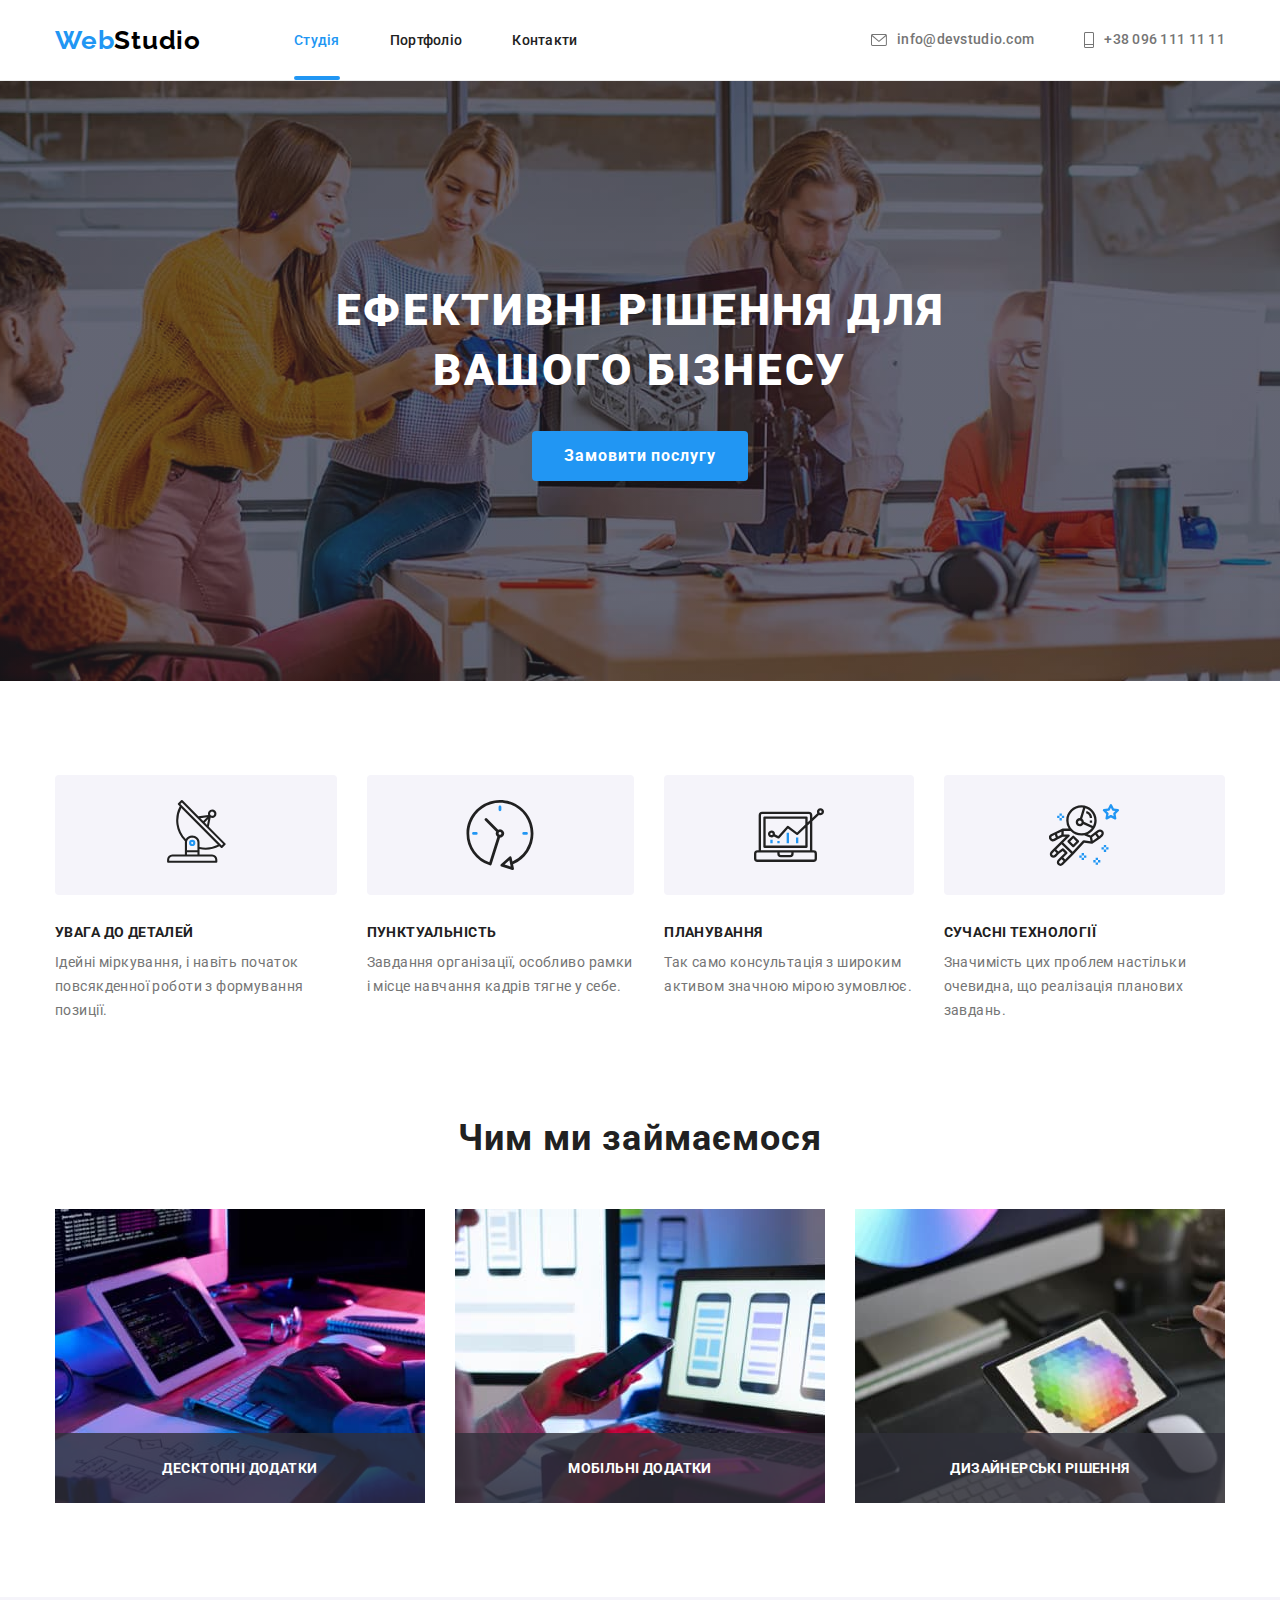
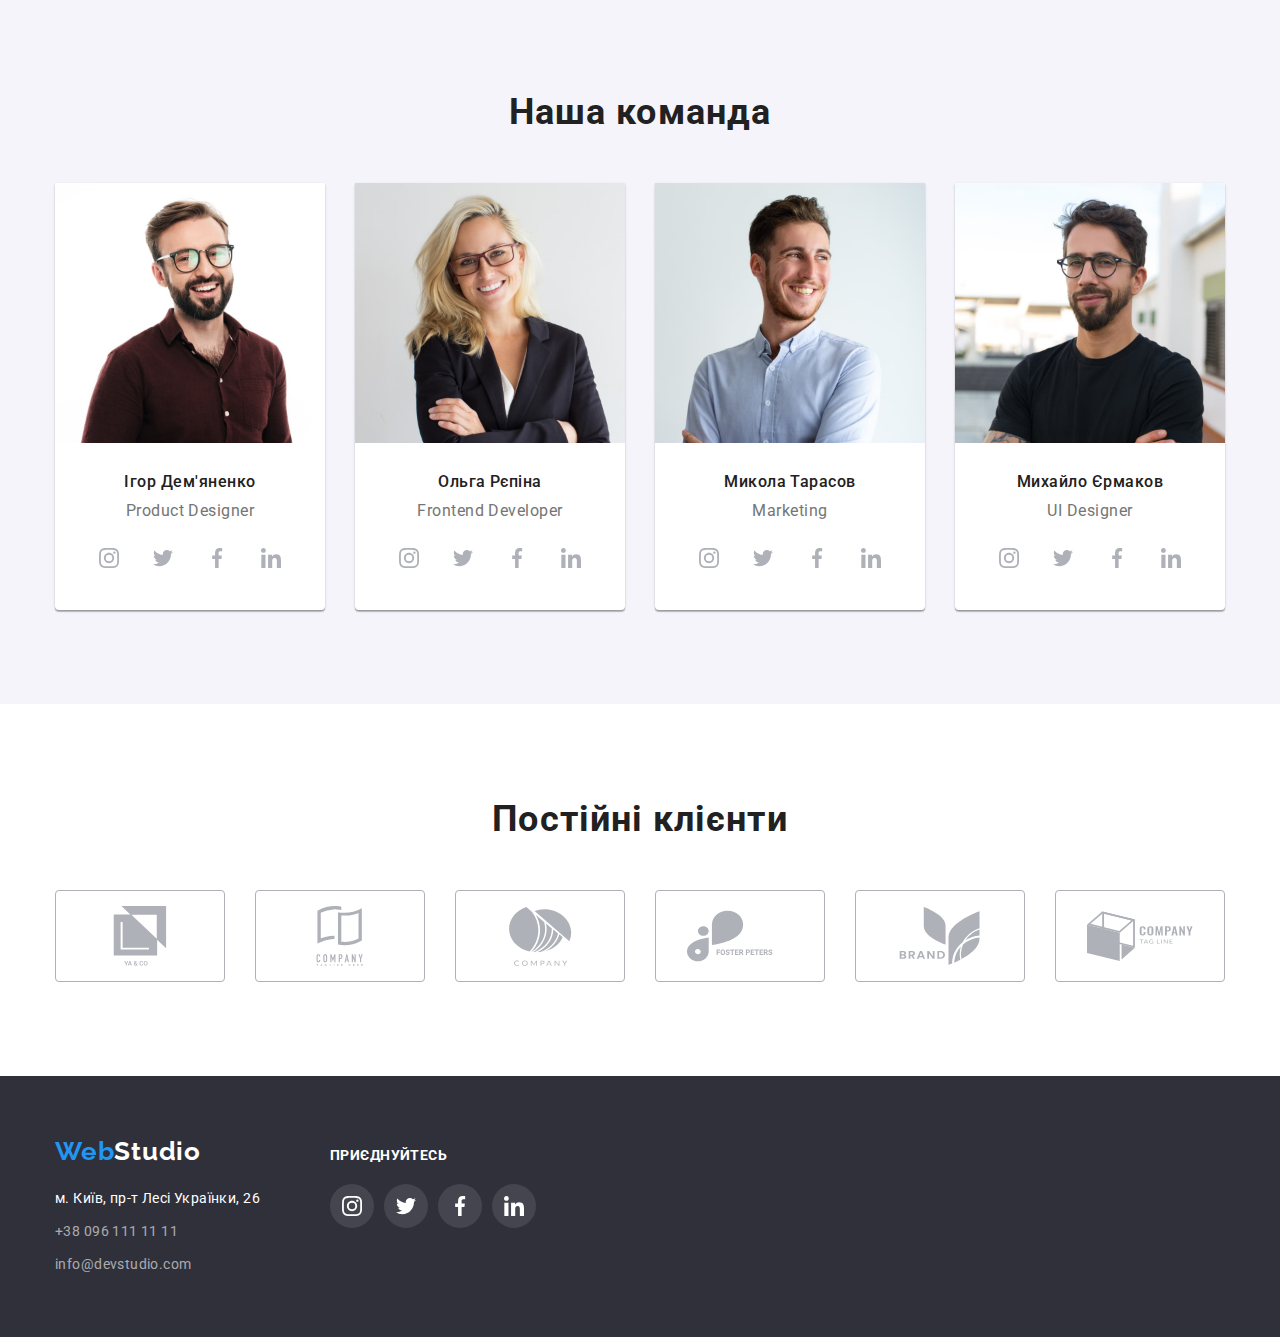
<file: index.html>
<!DOCTYPE html>
<html lang="uk">
  <head>
    <meta charset="UTF-8" />
    <meta http-equiv="X-UA-Compatible" content="IE=edge" />
    <meta name="viewport" content="width=device-width, initial-scale=1.0" />
    <link
      rel="stylesheet"
      href="https://cdnjs.cloudflare.com/ajax/libs/modern-normalize/1.1.0/modern-normalize.min.css"
    />
    <link rel="stylesheet" href="./css/styles.css" />
    <link
      href="https://fonts.googleapis.com/css2?family=Raleway:wght@700&family=Roboto:wght@400;500;700;900&display=swap"
      rel="stylesheet"
    />
    <title>Студія</title>
  </head>

  <body>
    <header class="heading">
      <div class="conteiner">
        <nav class="pagination">
          <a class="logo" href="./index.html"> <span class="logo-web">Web</span>Studio </a>
          <ul class="list sait-nav">
            <li class="item"><a class="link current" href="./index.html">Студія</a></li>
            <li class="item"><a class="link" href="./portfolio.html">Портфоліо</a></li>
            <li class="item"><a class="link" href="#">Контакти</a></li>
          </ul>
        </nav>
        <ul class="list adress">
          <li class="item adress-item">
            <a class="link contact" href="mailto:info@devstudio.com">
              <svg width="16" height="12">
                <use href="./images/icons.svg#envelope"></use>
              </svg>
              info@devstudio.com</a
            >
          </li>
          <li class="item adress-item">
            <a class="link contact" href="tel:+380961111111">
              <svg class="link-logo" width="10" height="16">
                <use href="./images/icons.svg#smartphone"></use>
              </svg>
              +38 096 111 11 11</a
            >
          </li>
        </ul>
      </div>
    </header>

    <main>
      <section class="hero section">
        <div class="conteiner">
          <h1 class="hero-title">
            Ефективні рішення для <br />
            вашого бізнесу
          </h1>
          <button class="btn" type="button" data-modal-open>Замовити послугу</button>
        </div>
      </section>
      <section class="benefits section">
        <div class="conteiner">
          <h2 class="visually-hidden">Наші переваги</h2>
          <ul class="list">
            <li class="list-item">
              <div class="benefits-icon">
                <svg width="70" height="70">
                  <use href="./images/icons.svg#antenna"></use>
                </svg>
              </div>
              <h3 class="benefits-title">Увага до деталей</h3>
              <p class="benefits-text">
                Ідейні міркування, і навіть початок повсякденної роботи з формування позиції.
              </p>
            </li>
            <li class="list-item">
              <div class="benefits-icon">
                <svg width="70" height="70">
                  <use href="./images/icons.svg#clock"></use>
                </svg>
              </div>

              <h3 class="benefits-title">Пунктуальність</h3>
              <p class="benefits-text">
                Завдання організації, особливо рамки і місце навчання кадрів тягне у себе.
              </p>
            </li>
            <li class="list-item">
              <div class="benefits-icon">
                <svg width="70" height="70">
                  <use href="./images/icons.svg#diagram"></use>
                </svg>
              </div>

              <h3 class="benefits-title">Планування</h3>
              <p class="benefits-text">
                Так само консультація з широким активом значною мірою зумовлює.
              </p>
            </li>
            <li class="list-item">
              <div class="benefits-icon">
                <svg width="70" height="70">
                  <use href="./images/icons.svg#astronaut"></use>
                </svg>
              </div>

              <h3 class="benefits-title">Сучасні технології</h3>
              <p class="benefits-text">
                Значимість цих проблем настільки очевидна, що реалізація планових завдань.
              </p>
            </li>
          </ul>
        </div>
      </section>

      <section class="work section">
        <div class="conteiner">
          <h2 class="title">Чим ми займаємося</h2>
          <ul class="list">
            <li class="worklist-item">
              <img class="img" src="images/img.jpg" alt="Робоче місце" width="370" />
              <div class="work-thumb">
                <p>Десктопні додатки</p>
              </div>
            </li>
            <li class="worklist-item">
              <img class="img" src="images/img-2.jpg" alt="Ноутбук" width="370" />
              <div class="work-thumb">
                <p>Мобільні додатки</p>
              </div>
            </li>
            <li class="worklist-item">
              <img class="img" src="images/img-3.jpg" alt="Планшет" width="370" />
              <div class="work-thumb">
                <p>Дизайнерські рішення</p>
              </div>
            </li>
          </ul>
        </div>
      </section>

      <section class="team section">
        <div class="conteiner">
          <h2 class="title">Наша команда</h2>
          <ul class="list">
            <li class="teamlist-item">
              <img class="img" src="images/igor.jpg" alt="Хлопець в окулярах" width="270" />
              <div class="teamlist-conteiner">
                <h3 class="team-member">Ігор Дем'яненко</h3>
                <p class="team-text" lang="en">Product Designer</p>
                <ul class="list social-list">
                  <li class="social-list-item">
                    <a class="link social-link" href="https://www.instagram.com/">
                      <svg width="20" height="20">
                        <use href="./images/icons.svg#instagram"></use>
                      </svg>
                    </a>
                  </li>
                  <li class="social-list-item">
                    <a class="link social-link" href="https://twitter.com/">
                      <svg width="20" height="20">
                        <use href="./images/icons.svg#twitter"></use>
                      </svg>
                    </a>
                  </li>
                  <li class="social-list-item">
                    <a class="link social-link" href="https://www.facebook.com/">
                      <svg width="20" height="20">
                        <use href="./images/icons.svg#facebook"></use>
                      </svg>
                    </a>
                  </li>
                  <li class="social-list-item">
                    <a class="link social-link" href="https://ua.linkedin.com/">
                      <svg width="20" height="20">
                        <use href="./images/icons.svg#linkedin"></use>
                      </svg>
                    </a>
                  </li>
                </ul>
              </div>
            </li>
            <li class="teamlist-item">
              <img class="img" src="images/olga.jpg" alt="Дівчина в окулярах" width="270" />
              <div class="teamlist-conteiner">
                <h3 class="team-member">Ольга Рєпіна</h3>
                <p class="team-text" lang="en">Frontend Developer</p>
                <ul class="list social-list">
                  <li class="social-list-item">
                    <a class="social-link" href="https://www.instagram.com/">
                      <svg width="20" height="20">
                        <use href="./images/icons.svg#instagram"></use>
                      </svg>
                    </a>
                  </li>
                  <li class="social-list-item">
                    <a class="social-link" href="https://twitter.com/">
                      <svg width="20" height="20">
                        <use href="./images/icons.svg#twitter"></use>
                      </svg>
                    </a>
                  </li>
                  <li class="social-list-item">
                    <a class="social-link" href="https://www.facebook.com/">
                      <svg width="20" height="20">
                        <use href="./images/icons.svg#facebook"></use>
                      </svg>
                    </a>
                  </li>
                  <li class="social-list-item">
                    <a class="social-link" href="https://ua.linkedin.com/">
                      <svg width="20" height="20">
                        <use href="./images/icons.svg#linkedin"></use>
                      </svg>
                    </a>
                  </li>
                </ul>
              </div>
            </li>
            <li class="teamlist-item">
              <img class="img" src="images/mikola.jpg" alt="Посміхающийся хлопець" width="270" />
              <div class="teamlist-conteiner">
                <h3 class="team-member">Микола Тарасов</h3>
                <p class="team-text" lang="en">Marketing</p>
                <ul class="list social-list">
                  <li class="social-list-item">
                    <a class="social-link" href="https://www.instagram.com/">
                      <svg width="20" height="20">
                        <use href="./images/icons.svg#instagram"></use>
                      </svg>
                    </a>
                  </li>
                  <li class="social-list-item">
                    <a class="social-link" href="https://twitter.com/">
                      <svg width="20" height="20">
                        <use href="./images/icons.svg#twitter"></use>
                      </svg>
                    </a>
                  </li>
                  <li class="social-list-item">
                    <a class="social-link" href="https://www.facebook.com/">
                      <svg width="20" height="20">
                        <use href="./images/icons.svg#facebook"></use>
                      </svg>
                    </a>
                  </li>
                  <li class="social-list-item">
                    <a class="social-link" href="https://ua.linkedin.com/">
                      <svg width="20" height="20">
                        <use href="./images/icons.svg#linkedin"></use>
                      </svg>
                    </a>
                  </li>
                </ul>
              </div>
            </li>
            <li class="teamlist-item">
              <img class="img" src="images/mikhail.jpg" alt="Хлопець в окулярах" width="270" />
              <div class="teamlist-conteiner">
                <h3 class="team-member">Михайло Єрмаков</h3>
                <p class="team-text" lang="en">UI Designer</p>
                <ul class="list social-list">
                  <li class="social-list-item">
                    <a class="social-link" href="https://www.instagram.com/">
                      <svg width="20" height="20">
                        <use href="./images/icons.svg#instagram"></use>
                      </svg>
                    </a>
                  </li>
                  <li class="social-list-item">
                    <a class="social-link" href="https://twitter.com/">
                      <svg width="20" height="20">
                        <use href="./images/icons.svg#twitter"></use>
                      </svg>
                    </a>
                  </li>
                  <li class="social-list-item">
                    <a class="social-link" href="https://www.facebook.com/">
                      <svg width="20" height="20">
                        <use href="./images/icons.svg#facebook"></use>
                      </svg>
                    </a>
                  </li>
                  <li class="social-list-item">
                    <a class="social-link" href="https://ua.linkedin.com/">
                      <svg width="20" height="20">
                        <use href="./images/icons.svg#linkedin"></use>
                      </svg>
                    </a>
                  </li>
                </ul>
              </div>
            </li>
          </ul>
        </div>
      </section>
      <section class="section clients">
        <div class="conteiner">
          <h2 class="clients-title">Постійні клієнти</h2>
          <ul class="list clients-list">
            <li class="clients-item">
              <a class="link clients-link" href="#">
                <svg width="106" height="60"><use href="./images/icons.svg#group"></use></svg>
              </a>
            </li>
            <li class="clients-item">
              <a class="link clients-link" href="#">
                <svg width="106" height="60"><use href="./images/icons.svg#group1"></use></svg>
              </a>
            </li>
            <li class="clients-item">
              <a class="link clients-link" href="#">
                <svg width="106" height="60"><use href="./images/icons.svg#group2"></use></svg>
              </a>
            </li>
            <li class="clients-item">
              <a class="link clients-link" href="#">
                <svg width="106" height="60"><use href="./images/icons.svg#group3"></use></svg>
              </a>
            </li>
            <li class="clients-item">
              <a class="link clients-link" href="#">
                <svg width="106" height="60"><use href="./images/icons.svg#group4"></use></svg>
              </a>
            </li>
            <li class="clients-item">
              <a class="link clients-link" href="#">
                <svg width="106" height="60"><use href="./images/icons.svg#group5"></use></svg>
              </a>
            </li>
          </ul>
        </div>
      </section>
    </main>

    <footer class="basement">
      <div class="conteiner">
        <div class="basement-contacts">
          <a class="basement-logo" href="./index.html">
            <span class="basementlogo-web">Web</span>Studio
          </a>
          <address>
            <ul class="basement-list">
              <li class="location">
                <a
                  class="link map"
                  href="https://goo.gl/maps/CPtrU1FHBa2aNyZL9"
                  target="_blank"
                  rel="noopener noreferrer nofollow"
                  >м. Київ, пр-т Лесі Українки, 26</a
                >
              </li>
              <li class="contacts">
                <a class="link" href="tel:+380961111111">+38 096 111 11 11</a>
              </li>
              <li class="contacts">
                <a class="link" href="mailto:info@devstudio.com">info@devstudio.com</a>
              </li>
            </ul>
          </address>
        </div>
        <div class="basement-socials">
          <h3 class="basement-title">Приєднуйтесь</h3>
          <ul class="list basementlink-list">
            <li class="basementlist-item">
              <a class="link basement-link" href="https://www.instagram.com/">
                <svg width="20" height="20">
                  <use href="./images/icons.svg#instagram"></use>
                </svg>
              </a>
            </li>
            <li class="basementlist-item">
              <a class="link basement-link" href="https://twitter.com/">
                <svg width="20" height="20">
                  <use href="./images/icons.svg#twitter"></use>
                </svg>
              </a>
            </li>
            <li class="basementlist-item">
              <a class="link basement-link" href="https://www.facebook.com/">
                <svg width="20" height="20">
                  <use href="./images/icons.svg#facebook"></use>
                </svg>
              </a>
            </li>
            <li class="basementlist-item">
              <a class="link basement-link" href="https://ua.linkedin.com/">
                <svg width="20" height="20">
                  <use href="./images/icons.svg#linkedin"></use>
                </svg>
              </a>
            </li>
          </ul>
        </div>
      </div>
    </footer>

    <div class="backdrop is-hidden" data-modal>
      <div class="diolog-window">
        <button type="button" class="close-btn" data-modal-close>
          <svg width="18" height="18">
            <use href="./images/icons.svg#close">Close</use>
          </svg>
        </button>
      </div>
    </div>
    <script src="./js/modal.js"></script>
  </body>
</html>
</file>
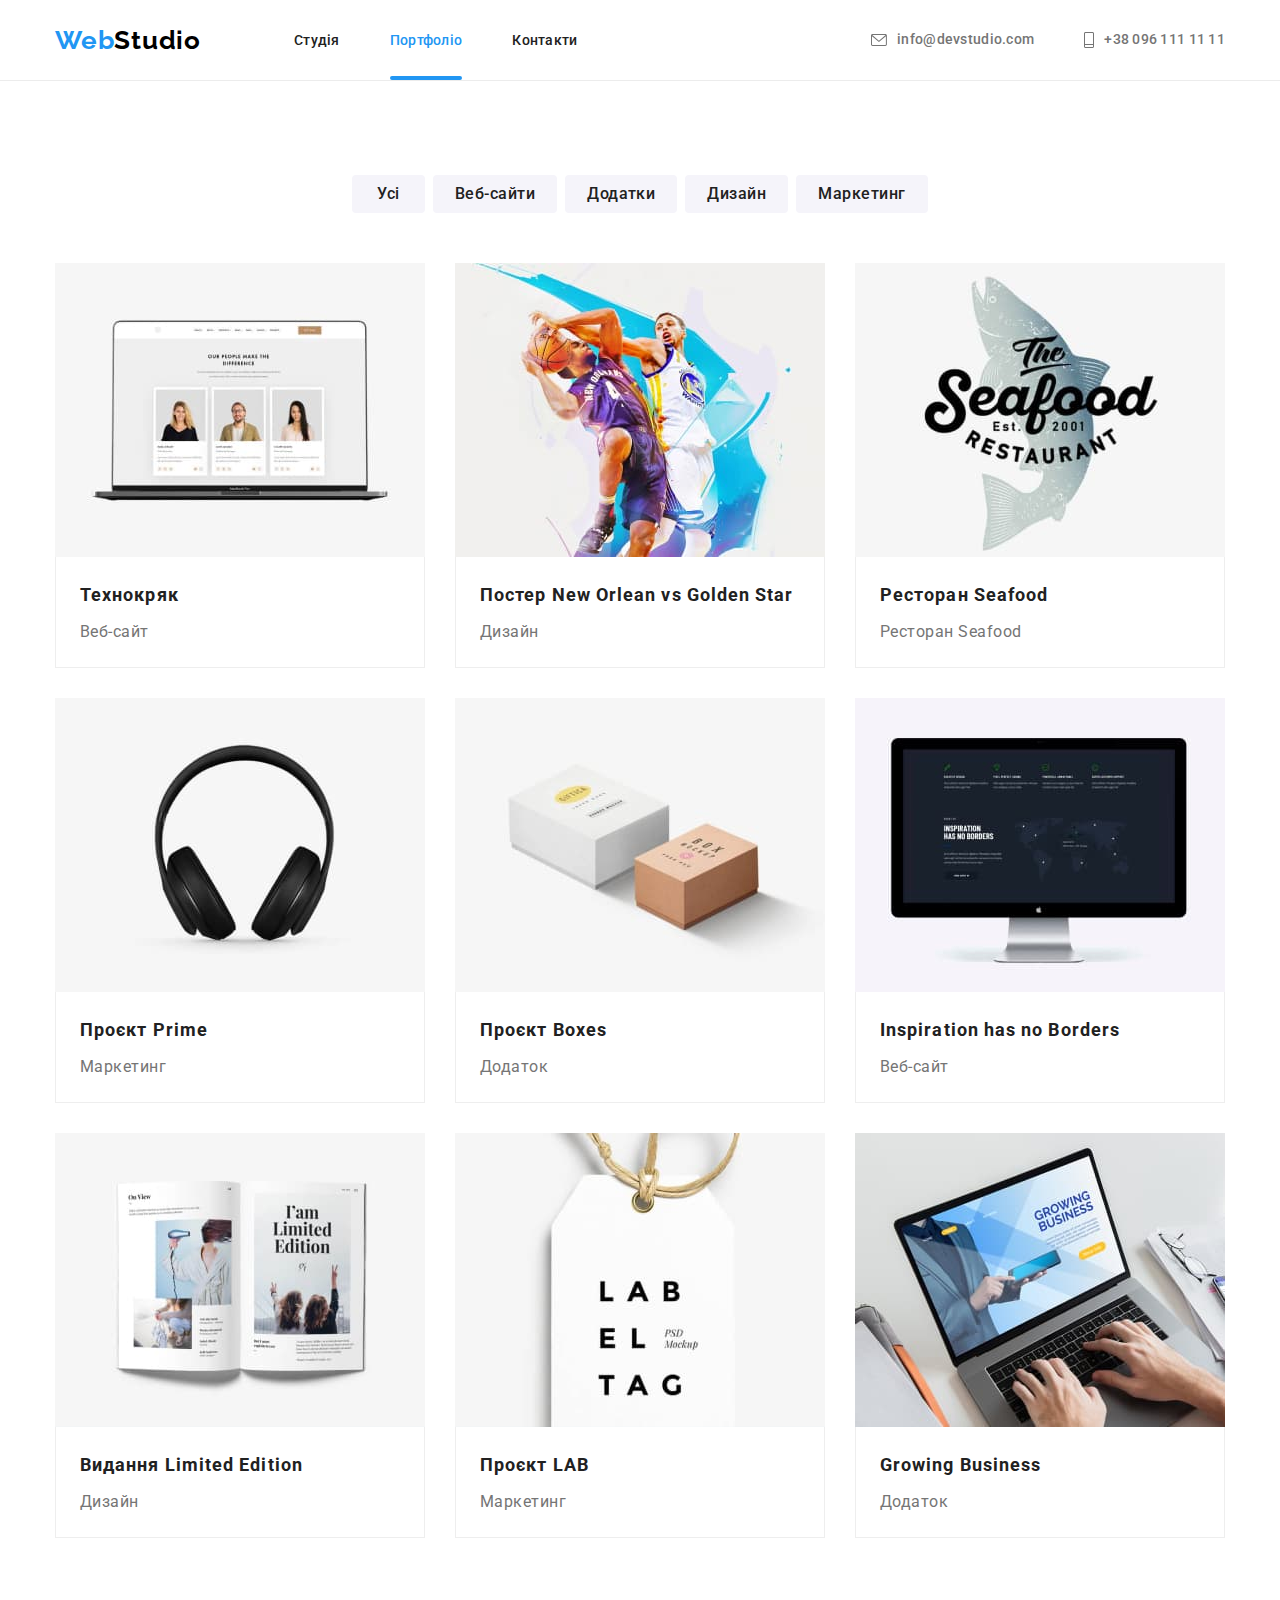
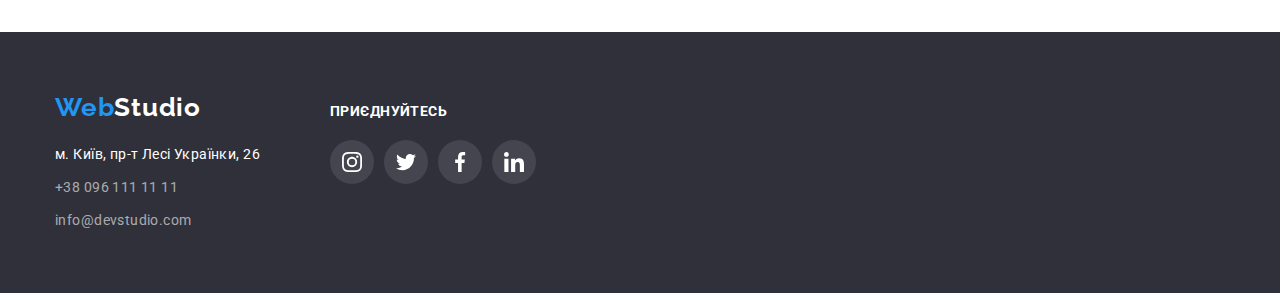
<file: portfolio.html>
<!DOCTYPE html>
<html lang="uk">
  <head>
    <meta charset="UTF-8" />
    <meta http-equiv="X-UA-Compatible" content="IE=edge" />
    <meta name="viewport" content="width=device-width, initial-scale=1.0" />
    <link
      rel="stylesheet"
      href="https://cdnjs.cloudflare.com/ajax/libs/modern-normalize/1.1.0/modern-normalize.min.css"
    />
    <link rel="stylesheet" href="./css/styles.css" />
    <link
      href="https://fonts.googleapis.com/css2?family=Raleway:wght@700&family=Roboto:wght@400;500;700;900&display=swap"
      rel="stylesheet"
    />
    <title>Портфоліо</title>
  </head>
  <body>
    <header class="heading">
      <div class="conteiner">
        <nav class="pagination">
          <a class="logo" href="./index.html"> <span class="logo-web">Web</span>Studio </a>
          <ul class="list sait-nav">
            <li class="item"><a class="link" href="./index.html">Студія</a></li>
            <li class="item"><a class="link current" href="./portfolio.html">Портфоліо</a></li>
            <li class="item"><a class="link" href="#">Контакти</a></li>
          </ul>
        </nav>
        <ul class="list adress">
          <li class="item adress-item">
            <a class="link contact" href="mailto:info@devstudio.com">
              <svg width="16" height="12">
                <use href="./images/icons.svg#envelope"></use>
              </svg>
              info@devstudio.com</a
            >
          </li>
          <li class="item adress-item">
            <a class="link contact" href="tel:+380961111111">
              <svg class="link-logo" width="10" height="16">
                <use href="./images/icons.svg#smartphone"></use>
              </svg>
              +38 096 111 11 11</a
            >
          </li>
        </ul>
      </div>
    </header>

    <main>
      <section class="portfolio section">
        <div class="conteiner">
          <h1 class="visually-hidden">Що ми робимо</h1>
          <ul class="list presentation-nav">
            <li class="presentation-item">
              <button class="presentation-btn first-btn" type="button">Усі</button>
            </li>
            <li class="presentation-item">
              <button class="presentation-btn" type="button">Веб-сайти</button>
            </li>
            <li class="presentation-item">
              <button class="presentation-btn" type="button">Додатки</button>
            </li>
            <li class="presentation-item">
              <button class="presentation-btn" type="button">Дизайн</button>
            </li>
            <li class="presentation-item">
              <button class="presentation-btn" type="button">Маркетинг</button>
            </li>
          </ul>
          <h2 class="visually-hidden">Наші роботы</h2>
          <ul class="list project-card">
            <li class="project-item">
              <a class="link" href="#">
                <div class="card-thumb">
                  <img class="img" src="./images/img0.jpg" alt="Laptop" width="370" />
                  <div class="card-overflow">
                    <p class="card-thumb-text">
                      Ресурс пропонує комплексні пропозиції з різним рівнем функціоналу та сервісів.
                      Все це дозволить відвідувачу отримати вичерпні відомості про компанію чи
                      приватну особу.
                    </p>
                  </div>
                </div>

                <div class="project-conteiner">
                  <h3 class="project-title">Технокряк</h3>
                  <p class="project-text">Веб-сайт</p>
                </div>
              </a>
            </li>
            <li class="project-item">
              <a class="link" href="#">
                <div class="card-thumb">
                  <img class="img" src="./images/img1.jpg" alt="Bascetball" width="370" />
                  <div class="card-overflow">
                    <p class="card-thumb-text">
                      Ресурс пропонує комплексні пропозиції з різним рівнем функціоналу та сервісів.
                      Все це дозволить відвідувачу отримати вичерпні відомості про компанію чи
                      приватну особу.
                    </p>
                  </div>
                </div>

                <div class="project-conteiner">
                  <h3 class="project-title">Постер New Orlean vs Golden Star</h3>
                  <p class="project-text">Дизайн</p>
                </div>
              </a>
            </li>
            <li class="project-item">
              <a class="link" href="#">
                <div class="card-thumb">
                  <img class="img" src="./images/img2.jpg" alt="Seafood poster" width="370" />
                  <div class="card-overflow">
                    <p class="card-thumb-text">
                      Ресурс пропонує комплексні пропозиції з різним рівнем функціоналу та сервісів.
                      Все це дозволить відвідувачу отримати вичерпні відомості про компанію чи
                      приватну особу.
                    </p>
                  </div>
                </div>
                <div class="project-conteiner">
                  <h3 class="project-title">Ресторан Seafood</h3>
                  <p class="project-text">Ресторан Seafood</p>
                </div>
              </a>
            </li>
            <li class="project-item">
              <a class="link" href="#">
                <div class="card-thumb">
                  <img class="img" src="./images/img3.jpg" alt="Headphones" width="370" />
                  <div class="card-overflow">
                    <p class="card-thumb-text">
                      Ресурс пропонує комплексні пропозиції з різним рівнем функціоналу та сервісів.
                      Все це дозволить відвідувачу отримати вичерпні відомості про компанію чи
                      приватну особу.
                    </p>
                  </div>
                </div>
                <div class="project-conteiner">
                  <h3 class="project-title">Проєкт Prime</h3>
                  <p class="project-text">Маркетинг</p>
                </div>
              </a>
            </li>
            <li class="project-item">
              <a class="link" href="#">
                <div class="card-thumb">
                  <img class="img" src="./images/img4.jpg" alt="Boxes" width="370" />
                  <div class="card-overflow">
                    <p class="card-thumb-text">
                      Ресурс пропонує комплексні пропозиції з різним рівнем функціоналу та сервісів.
                      Все це дозволить відвідувачу отримати вичерпні відомості про компанію чи
                      приватну особу.
                    </p>
                  </div>
                </div>
                <div class="project-conteiner">
                  <h3 class="project-title">Проєкт Boxes</h3>
                  <p class="project-text">Додаток</p>
                </div>
              </a>
            </li>
            <li class="project-item">
              <a class="link" href="#">
                <div class="card-thumb">
                  <img class="img" src="./images/img5.jpg" alt="Monitor" width="370" />
                  <div class="card-overflow">
                    <p class="card-thumb-text">
                      Ресурс пропонує комплексні пропозиції з різним рівнем функціоналу та сервісів.
                      Все це дозволить відвідувачу отримати вичерпні відомості про компанію чи
                      приватну особу.
                    </p>
                  </div>
                </div>
                <div class="project-conteiner">
                  <h3 class="project-title">Inspiration has no Borders</h3>
                  <p class="project-text">Веб-сайт</p>
                </div>
              </a>
            </li>
            <li class="project-item">
              <a class="link" href="#">
                <div class="card-thumb">
                  <img class="img" src="./images/img6.jpg" alt="Book" width="370" />
                  <div class="card-overflow">
                    <p class="card-thumb-text">
                      Ресурс пропонує комплексні пропозиції з різним рівнем функціоналу та сервісів.
                      Все це дозволить відвідувачу отримати вичерпні відомості про компанію чи
                      приватну особу.
                    </p>
                  </div>
                </div>
                <div class="project-conteiner">
                  <h3 class="project-title">Видання Limited Edition</h3>
                  <p class="project-text">Дизайн</p>
                </div>
              </a>
            </li>
            <li class="project-item">
              <a class="link" href="#">
                <div class="card-thumb">
                  <img class="img" src="./images/img7.jpg" alt="Lable" width="370" />
                  <div class="card-overflow">
                    <p class="card-thumb-text">
                      Ресурс пропонує комплексні пропозиції з різним рівнем функціоналу та сервісів.
                      Все це дозволить відвідувачу отримати вичерпні відомості про компанію чи
                      приватну особу.
                    </p>
                  </div>
                </div>
                <div class="project-conteiner">
                  <h3 class="project-title">Проєкт <span class="project-title-lab">LAB</span></h3>
                  <p class="project-text">Маркетинг</p>
                </div>
              </a>
            </li>
            <li class="project-item">
              <a class="link" href="#">
                <div class="card-thumb">
                  <img class="img" src="./images/img8.jpg" alt="Laptop" width="370" />
                  <div class="card-overflow">
                    <p class="card-thumb-text">
                      Ресурс пропонує комплексні пропозиції з різним рівнем функціоналу та сервісів.
                      Все це дозволить відвідувачу отримати вичерпні відомості про компанію чи
                      приватну особу.
                    </p>
                  </div>
                </div>
                <div class="project-conteiner">
                  <h3 class="project-title">Growing Business</h3>
                  <p class="project-text">Додаток</p>
                </div>
              </a>
            </li>
          </ul>
        </div>
      </section>
    </main>

    <footer class="basement">
      <div class="conteiner">
        <div class="basement-contacts">
          <a class="basement-logo" href="./index.html">
            <span class="basementlogo-web">Web</span>Studio
          </a>
          <address>
            <ul class="basement-list">
              <li class="location">
                <a
                  class="link map"
                  href="https://goo.gl/maps/CPtrU1FHBa2aNyZL9"
                  target="_blank"
                  rel="noopener noreferrer nofollow"
                  >м. Київ, пр-т Лесі Українки, 26</a
                >
              </li>
              <li class="contacts">
                <a class="link" href="tel:+380961111111">+38 096 111 11 11</a>
              </li>
              <li class="contacts">
                <a class="link" href="mailto:info@devstudio.com">info@devstudio.com</a>
              </li>
            </ul>
          </address>
        </div>
        <div class="basement-socials">
          <h3 class="basement-title">Приєднуйтесь</h3>
          <ul class="list basementlink-list">
            <li class="basementlist-item">
              <a class="link basement-link" href="https://www.instagram.com/">
                <svg width="20" height="20">
                  <use href="./images/icons.svg#instagram"></use>
                </svg>
              </a>
            </li>
            <li class="basementlist-item">
              <a class="link basement-link" href="https://twitter.com/">
                <svg width="20" height="20">
                  <use href="./images/icons.svg#twitter"></use>
                </svg>
              </a>
            </li>
            <li class="basementlist-item">
              <a class="link basement-link" href="https://www.facebook.com/">
                <svg width="20" height="20">
                  <use href="./images/icons.svg#facebook"></use>
                </svg>
              </a>
            </li>
            <li class="basementlist-item">
              <a class="link basement-link" href="https://ua.linkedin.com/">
                <svg width="20" height="20">
                  <use href="./images/icons.svg#linkedin"></use>
                </svg>
              </a>
            </li>
          </ul>
        </div>
      </div>
    </footer>
  </body>
</html>
</file>
<file: css/styles.css>
/* -------------------------main page---------------------- */
:root {
  --maintext-color: #212121;
  --text-color: #757575;
  --actvbtn-textcolor: #ffffff;
  --potfoliob-btn-color: #2196f3;
  --mainbackground-color: #ffffff;
  --background-color: #2f303a;
  --secondarybackground-color: #f5f4fa;
  --accent-color: #2196f3;
  --btnhover-color: #188ce8;
  --logo-color: #000000;
  --basementlogo-color: #ffffff;
  --link-color: #afb1b8;
  --list-item-gap: 30px;
}

body {
  font-family: "Roboto", sans-serif;
  color: var(--maintext-color, black);
  background-color: var(--mainbackground-color, white);
}
/* ------common------- */
h1,
h2,
h3,
p,
ul {
  padding: 0;
  margin: 0;
}

.section {
  padding-top: 94px;
  padding-bottom: 94px;
}

.conteiner {
  margin-left: auto;
  margin-right: auto;
  width: 1200px;
  padding: 0px 15px;
}
.list {
  list-style: none;
}

.link {
  text-decoration: none;
  color: currentColor;
}

.title {
  font-weight: 700;
  font-size: 36px;
  line-height: 1.17;
  text-align: center;
  letter-spacing: 0.03em;
}

.img {
  display: block;
  max-width: 100%;
  height: auto;
}

/* ----------------header------------ */

.heading {
  border-bottom: 1px solid #ececec;
}

.heading .conteiner {
  display: flex;
  align-items: center;
}

.pagination {
  display: flex;
  align-items: center;
}

.sait-nav {
  display: flex;
  margin-left: 93px;
}
.sait-nav .item:not(:first-child) {
  margin-left: 50px;
}

.adress {
  display: flex;
}

.adress .item:not(:first-child) {
  margin-left: 50px;
}
.list.adress {
  margin-left: auto;
}

.logo {
  padding-top: 24px;
  padding-bottom: 24px;
  font-family: "Raleway";
  font-weight: 700;
  font-size: 26px;
  line-height: 1.1;
  letter-spacing: 0.03em;
  text-decoration: none;
  color: var(--logo-color, black);
}

.logo-web {
  color: var(--accent-color, blue);
}

.heading .link {
  padding-top: 32px;
  padding-bottom: 32px;
  color: var(--maintext-color, black);
  font-weight: 500;
  font-size: 14px;
  line-height: 1.1;
  letter-spacing: 0.02em;

  transition-property: color;
  transition-duration: 250ms;
  transition-timing-function: cubic-bezier(0.4, 0, 0.2, 1);
  transition-delay: 0ms;
}

.heading .link:focus,
.heading .link:hover {
  color: var(--accent-color, blue);
}

.link.current {
  position: relative;
  color: var(--accent-color);
}

.link.current::after {
  content: "";
  position: absolute;
  bottom: 0;
  margin-left: auto;
  margin-right: auto;
  width: 100%;
  display: block;
  border: 2px solid var(--accent-color);
  border-radius: 2px;
}

.link.contact {
  display: inline-flex;
  gap: 10px;
  align-items: center;
  fill: currentColor;
  color: var(--text-color, grey);
}

/* ---------main---------------- */

/* Ефективні рішення */
.hero {
  background-image: linear-gradient(rgba(47, 48, 58, 0.4), rgba(47, 48, 58, 0.4)),
    url(../images/mainbackground.jpg);
  max-width: 1600px;
  max-height: 600px;
  margin-right: auto;
  margin-left: auto;
  background-position: center;
  background-repeat: no-repeat;
  background-size: cover;
}

.hero {
  background-color: var(--background-color, black);
  text-align: center;
}

.hero.section {
  padding-top: 200px;
  padding-bottom: 200px;
}

.hero-title {
  margin-bottom: 30px;
  font-weight: 900;
  font-size: 44px;
  line-height: 1.36;
  letter-spacing: 0.06em;
  text-transform: uppercase;
  color: #ffffff;
}

.btn {
  font-family: inherit;
  color: #ffffff;
  font-weight: 700;
  font-size: 16px;
  line-height: 1.88;
  letter-spacing: 0.06em;
  border-radius: 4px;
  border-color: transparent;
  border: transparent;
  background-color: var(--accent-color);
  cursor: pointer;
  padding: 10px 32px;

  transition-property: background-color;
  transition-duration: 250ms;
  transition-timing-function: cubic-bezier(0.4, 0, 0.2, 1);
  transition-delay: 0ms;
}

.btn:hover,
.btn:focus {
  background-color: var(--btnhover-color);
}

/* our benefits */

.benefits .list {
  display: flex;
}

.benefits .list-item:not(:last-child) {
  margin-right: var(--list-item-gap);
}

.benefits-title {
  margin-bottom: 10px;
  font-weight: 700;
  font-size: 14px;
  line-height: 1.14;
  letter-spacing: 0.03em;
  text-transform: uppercase;
}
.benefits-text {
  font-size: 14px;
  line-height: 1.71;
  letter-spacing: 0.03em;
  color: var(--text-color, black);
}

.benefits-icon {
  display: flex;
  align-items: center;
  justify-content: center;
  min-height: 120px;
  background-color: #f5f4fa;
  border-radius: 4px;
  margin-bottom: 30px;
}

/* what are we doing */

.work.section {
  padding-top: 0px;
}

.visually-hidden {
  position: absolute;
  white-space: nowrap;
  width: 1px;
  height: 1px;
  overflow: hidden;
  border: 0;
  padding: 0;
  clip: rect(0 0 0 0);
  clip-path: inset(50%);
  margin: -1px;
}

.work .title {
  margin-bottom: 50px;
}

.work .list {
  display: flex;
}

.worklist-item {
  position: relative;
}

.work-thumb {
  position: absolute;
  bottom: 0;
  left: 0;

  width: 100%;
  max-height: 70px;
  padding-top: 27px;
  padding-bottom: 27px;

  font-weight: 700;
  font-size: 14px;
  line-height: 16px;
  text-align: center;
  letter-spacing: 0.03em;
  text-transform: uppercase;
  color: #ffffff;
  background: rgba(47, 48, 58, 0.8);
}

.work .worklist-item:not(:last-child) {
  margin-right: var(--list-item-gap);
}

/* ------ours team------- */

.team .title {
  margin-bottom: 50px;
}
.team .list {
  display: flex;
}

.team .teamlist-item:not(:last-child) {
  margin-right: var(--list-item-gap);
}
.team {
  background-color: var(--secondarybackground-color);
}

.team .teamlist-item {
  background-color: var(--mainbackground-color);
  box-shadow: 0px 1px 3px rgba(0, 0, 0, 0.12), 0px 1px 1px rgba(0, 0, 0, 0.14),
    0px 2px 1px rgba(0, 0, 0, 0.2);
  border-radius: 0px 0px 4px 4px;
  overflow: hidden;
}

.teamlist-conteiner {
  padding-top: 30px;
  padding-bottom: 30px;
  text-align: center;
}

.team-member {
  font-weight: 500;
  font-size: 16px;
  line-height: 1.18;
  letter-spacing: 0.03em;
  margin-bottom: 10px;
}

.team-text {
  font-weight: 400;
  font-size: 16px;
  line-height: 1.18;
  letter-spacing: 0.03em;
  color: var(--text-color);
  margin-bottom: 16px;
}

.social-list {
  display: flex;
  gap: 10px;
  align-items: center;
  justify-content: center;
  padding-left: 32px;
  padding-right: 32px;
}
.social-list-item {
  width: 44px;
  height: 44px;
}
.social-link {
  display: inline-flex;
  align-items: center;
  justify-content: center;
  width: 100%;
  height: 100%;
  border-radius: 50%;
  fill: var(--link-color);

  transition-property: background-color, fill;
  transition-duration: 250ms;
  transition-timing-function: cubic-bezier(0.4, 0, 0.2, 1);
  transition-delay: 0ms;
}

.social-link:focus,
.social-link:hover {
  fill: var(--actvbtn-textcolor);
  background-color: var(--potfoliob-btn-color);
}

/* ----------Clients---------- */

.clients .conteiner {
  text-align: center;
}

.clients-title {
  font-weight: 700;
  font-size: 36px;
  line-height: 42px;
  text-align: center;
  letter-spacing: 0.03em;
  color: var(--maintext-color);
  margin-bottom: 50px;
}

.clients-list {
  display: flex;
  gap: var(--list-item-gap);
}

.clients-item {
  display: flex;
  align-items: center;
  justify-content: center;
  width: 170px;
  height: 92px;
}

.clients-link {
  display: flex;
  align-items: center;
  justify-content: center;
  width: 100%;
  height: 100%;
}

.clients-link {
  display: flex;
  fill: var(--link-color);
  border: 1px solid var(--link-color);
  border-radius: 4px;

  transition-property: fill, border-color;
  transition-duration: 250ms;
  transition-timing-function: cubic-bezier(0.4, 0, 0.2, 1);
  transition-delay: 0ms;
}

.clients-link:focus,
.clients-link:hover {
  fill: var(--accent-color);
  border-color: var(--accent-color);
}

.backdrop {
  position: fixed;
  display: flex;
  right: 0;
  bottom: 0;
  top: 0;
  left: 0;
  background-color: rgba(0, 0, 0, 0.2);

  transition-property: transform, visibility, opacity;
  transition-duration: 500ms;
  transition-timing-function: ease;
  transition-delay: 0ms;
}

.diolog-window {
  position: relative;
  margin: auto;
  width: 528px;
  height: 581px;

  background-color: var(--mainbackground-color);
  box-shadow: 0px 1px 3px rgba(0, 0, 0, 0.12), 0px 1px 1px rgba(0, 0, 0, 0.14),
    0px 2px 1px rgba(0, 0, 0, 0.2);
  border-radius: 4px;
}

.close-btn {
  position: absolute;
  top: 8px;
  right: 8px;
  width: 30px;
  height: 30px;

  display: flex;
  align-items: center;
  justify-content: center;

  background-color: var(--mainbackground-color);
  border: 1px solid rgba(0, 0, 0, 0.1);
  border-radius: 50%;

  cursor: pointer;
}

.is-hidden {
  visibility: hidden;
  opacity: 0;
  pointer-events: none;
  transform: scale(2);
}

/* --------------footer------------------------ */

.basement .conteiner {
  display: flex;
  align-items: baseline;
}

.basement {
  padding-top: 60px;
  padding-bottom: 60px;
  background-color: var(--background-color, black);
}

.basement-logo {
  display: block;
  margin-bottom: 20px;
  text-decoration: none;
  color: var(--basementlogo-color, white);
  font-family: "Raleway";
  font-style: normal;
  font-weight: 700;
  font-size: 26px;
  line-height: 1.19;
  letter-spacing: 0.03em;
}

.basementlogo-web {
  color: var(--accent-color, blue);
}

.basement-list {
  list-style: none;
  font-style: normal;
  font-size: 14px;
  line-height: 1.71;
  letter-spacing: 0.03em;
}

.location,
.contacts:not(:last-child) {
  margin-bottom: 9px;
}

.basement-list .link:hover,
.basement-list .link:focus {
  color: var(--accent-color, blue);
}

.basement-list .link {
  color: rgba(255, 255, 255, 0.6);

  transition-property: color;
  transition-duration: 250ms;
  transition-timing-function: cubic-bezier(0.4, 0, 0.2, 1);
  transition-delay: 0ms;
}

.basement-list .link.map {
  color: #ffffff;
}
.basement-contacts {
  margin-right: 70px;
}

.basementlink-list {
  display: flex;
  gap: 10px;
}
.basementlist-item {
  width: 44px;
  height: 44px;
}
.basement-link {
  display: inline-flex;
  align-items: center;
  justify-content: center;
  width: 100%;
  height: 100%;
  border-radius: 50%;
  background-color: rgba(255, 255, 255, 0.1);
  fill: var(--basementlogo-color);

  transition-property: background-color;
  transition-duration: 250ms;
  transition-timing-function: cubic-bezier(0.4, 0, 0.2, 1);
  transition-delay: 0ms;
}

.basement-title {
  font-weight: 700;
  font-size: 14px;
  line-height: 1.2;
  letter-spacing: 0.03em;
  text-transform: uppercase;
  color: var(--mainbackground-color);
  margin-bottom: 20px;
}

.basement-link:focus,
.basement-link:hover {
  background-color: var(--accent-color);
}

/* ------porfolio page--------- */

/* Кнопки перехода */
.presentation-btn {
  padding: 6px 22px;
  font-weight: 500;
  font-size: 16px;
  line-height: 1.62;
  text-align: center;
  letter-spacing: 0.03em;
  border-radius: 4px;
  border-color: transparent;
  color: var(--maintext-color, black);
  background-color: var(--secondarybackground-color, grey);
  border: transparent;
  cursor: pointer;

  transition-property: color, background-color, box-shadow;
  transition-duration: 250ms;
  transition-timing-function: cubic-bezier(0.4, 0, 0.2, 1);
  transition-delay: 0ms;
}

.presentation-btn.first-btn {
  padding: 6px 25px;
}

.presentation-btn:focus,
.presentation-btn:hover {
  color: var(--actvbtn-textcolor);
  background-color: var(--potfoliob-btn-color);
  box-shadow: 0px 3px 1px rgba(0, 0, 0, 0.1), 0px 1px 2px rgba(0, 0, 0, 0.08),
    0px 2px 2px rgba(0, 0, 0, 0.12);
}

.presentation-nav {
  display: flex;
  justify-content: center;
  margin-bottom: 50px;
}

.portfolio .presentation-item:not(:last-child) {
  margin-right: 8px;
}

/* Перзентационные карточки */

.project-title {
  font-weight: 700;
  font-size: 18px;
  line-height: 2;
  letter-spacing: 0.06em;
  margin-bottom: 4px;
}

.project-item {
  margin-top: var(--list-item-gap);
  margin-left: var(--list-item-gap);
  flex-basis: calc(100% / 3 - var(--list-item-gap));
  transition-property: box-shadow;
  transition-duration: 250ms;
  transition-timing-function: cubic-bezier(0.4, 0, 0.2, 1);
  transition-delay: 0ms;
}

.project-item:focus,
.project-item:hover {
  box-shadow: 0px 1px 1px rgba(0, 0, 0, 0.12), 0px 4px 4px rgba(0, 0, 0, 0.06),
    1px 4px 6px rgba(0, 0, 0, 0.16);
}

.project-card {
  display: flex;
  flex-wrap: wrap;
  margin-top: calc(-1 * var(--list-item-gap));
  margin-left: calc(-1 * var(--list-item-gap));
}

.project-conteiner {
  padding-top: 20px;
  padding-bottom: 20px;
  padding-left: 24px;
  padding-right: 24px;
  border-left: 1px solid #eeeeee;
  border-right: 1px solid #eeeeee;
  border-bottom: 1px solid #eeeeee;
}
.project-text {
  color: var(--text-color, gray);
  font-size: 16px;
  line-height: 1.88;
  letter-spacing: 0.03em;
}

.project-title-lab {
  text-transform: uppercase;
}

.card-thumb {
  position: relative;
  width: 100%;
  overflow: hidden;
}

.card-thumb-text {
  font-weight: 400;
  font-size: 18px;
  line-height: 1.56;
  letter-spacing: 0.03em;
  color: var(--actvbtn-textcolor);
}

.card-overflow {
  position: absolute;
  top: 0;
  left: 0;

  width: 100%;
  height: 100%;

  padding: 63px 24px;

  background: rgba(33, 150, 243, 0.9);

  transform: translateY(100%);
  transition-property: transform;
  transition-duration: 250ms;
  transition-timing-function: cubic-bezier(0.4, 0, 0.2, 1);
  transition-delay: 0ms;
  overflow: hidden;
}

.project-item .link:focus .card-overflow,
.project-item .link:hover .card-overflow {
  transform: translateY(0);
}
</file>
